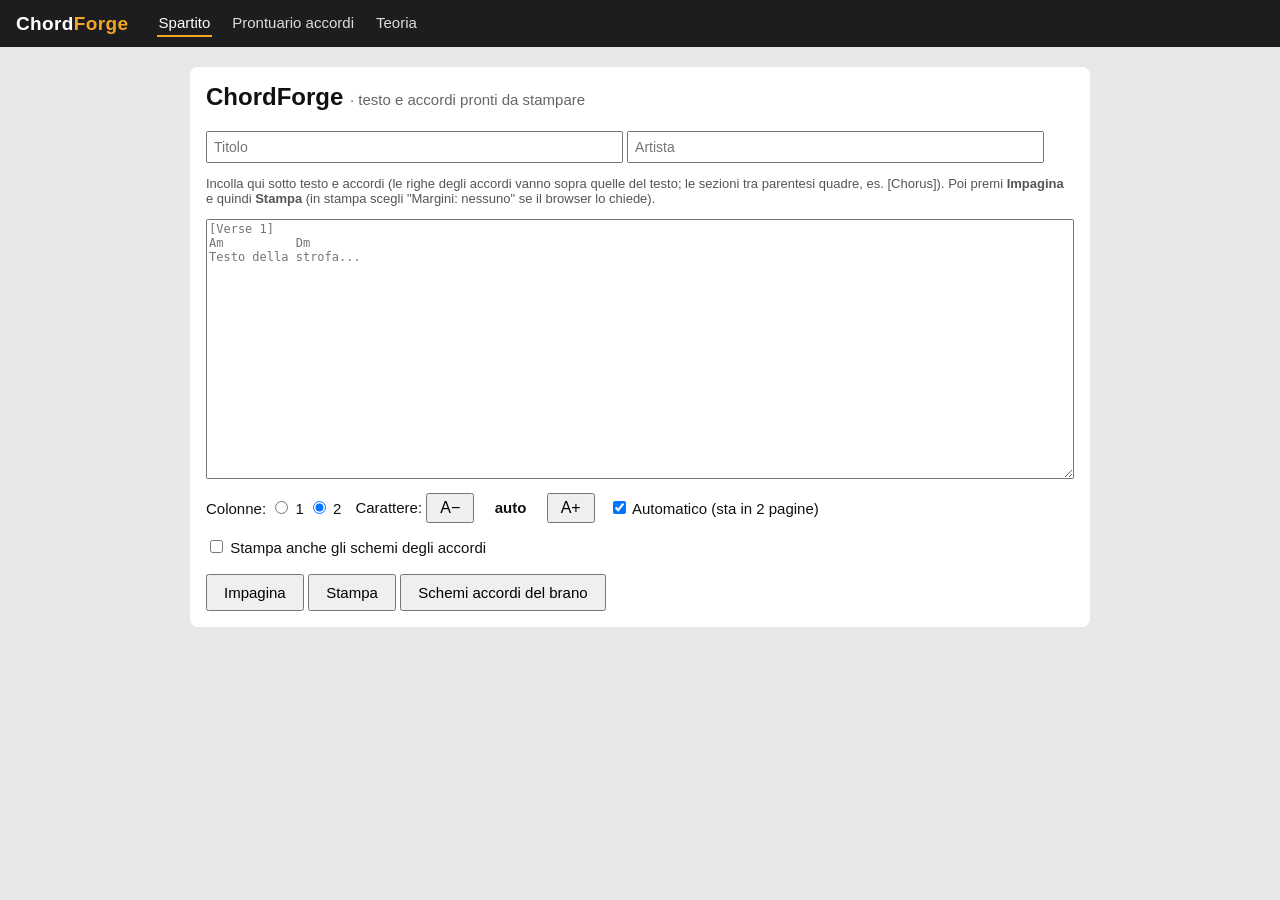
<file: index.html>
<!doctype html>
<html lang="it"><head><meta charset="utf-8"><meta name="viewport" content="width=device-width,initial-scale=1"><title>ChordForge</title>
<link rel="stylesheet" href="style.css">
<style>
@page { size: A4; margin: 0; }
* { box-sizing: border-box; }
body { margin:0; font-family: -apple-system, "Helvetica Neue", Arial, sans-serif; background:#e8e8e8; color:#111; }
#ui { max-width: 900px; margin: 20px auto; background:#fff; padding:16px; border-radius:8px; }
#ui textarea { width:100%; height:260px; font-family: Menlo, monospace; font-size:12px; }
#ui input[type=text] { width: 48%; padding:6px; font-size:14px; }
#ui button { font-size:15px; padding:8px 16px; margin-top:8px; cursor:pointer; }
#ui .hint { color:#555; font-size:13px; }
#dgpanel { display:none; margin-top:12px; border-top:1px solid #ddd; padding-top:10px; }
#dgpanel .grid, .dgs { display:flex; flex-wrap:wrap; gap:6px 10px; }
.dgi { text-align:center; font-family:-apple-system,Arial,sans-serif; }
.dgi .n { font-weight:800; font-size:14px; }
.dgi .b { font-size:10px; color:#555; }
#dgpanel .dgi a { color:#111; text-decoration:none; }
.sec.dgsec { break-inside: avoid; }
#ctl { display:flex; flex-wrap:wrap; gap:14px; align-items:center; margin:10px 0; font-size:15px; }
#ctl button { margin:0; padding:4px 12px; font-size:16px; }
#ctl b#sz { display:inline-block; min-width:64px; text-align:center; }
#out { display:flex; flex-direction:column; align-items:center; gap:16px; padding-bottom:30px; }
.page { width:210mm; height:297mm; background:#fff; padding:12mm 12mm 10mm; position:relative; overflow:hidden; box-shadow:0 1px 6px rgba(0,0,0,.25); }
.cols { height: calc(297mm - 22mm - 6mm); column-count: 2; column-gap: 8mm; column-fill: auto; column-rule: 1px solid #ddd; }
.page h1 { font-size: 20pt; margin:0 0 1mm; column-span: all; }
.page .artist { color:#555; margin-bottom: 3mm; column-span: all; font-size: 11pt; }
.sec { break-inside: avoid; margin-bottom: .9em; }
.sec.long { break-inside: auto; }
.tag { font-family: -apple-system, Arial, sans-serif; font-weight:900; text-transform:uppercase; letter-spacing:.05em; font-size:.95em; color:#000; display:inline-block; border-bottom:1.5px solid #000; padding:0 0 1px; margin-bottom:.3em; }
pre { margin:0; font-family: Menlo, "Courier New", monospace; white-space: pre; line-height:1.22; }
.ch { font-weight:800; color:#000; }
.foot { position:absolute; bottom:5mm; left:0; right:0; text-align:center; font-size:8pt; color:#888; }
@media print {
  body { background:#fff; }
  #ui { display:none; }
  #out { display:block; padding:0; gap:0; }
  .page { box-shadow:none; page-break-after: always; }
  .page:last-child { page-break-after: auto; }
}
</style></head><body>
<nav class="cf-nav"><a class="brand" href="index.html">Chord<span>Forge</span></a>
  <a class="lnk on" href="index.html">Spartito</a><a class="lnk" href="accordi.html">Prontuario accordi</a><a class="lnk" href="teoria.html">Teoria</a></nav>
<div id="ui">
  <h2 style="margin-top:0">ChordForge <span style="font-weight:400;color:#666;font-size:15px">· testo e accordi pronti da stampare</span></h2>
  <input id="title" type="text" placeholder="Titolo"> <input id="artist" type="text" placeholder="Artista">
  <p class="hint">Incolla qui sotto testo e accordi (le righe degli accordi vanno sopra quelle del testo; le sezioni tra parentesi quadre, es. [Chorus]). Poi premi <b>Impagina</b> e quindi <b>Stampa</b> (in stampa scegli "Margini: nessuno" se il browser lo chiede).</p>
  <textarea id="src" placeholder="[Verse 1]&#10;Am          Dm&#10;Testo della strofa..."></textarea>
  <div id="ctl">
    <span>Colonne: <label><input type="radio" name="cols" value="1"> 1</label> <label><input type="radio" name="cols" value="2" checked> 2</label></span>
    <span>Carattere: <button id="minus">A−</button> <b id="sz">auto</b> <button id="plus">A+</button></span>
    <label><input type="checkbox" id="auto" checked> Automatico (sta in 2 pagine)</label>
    <label><input type="checkbox" id="dgm"> Stampa anche gli schemi degli accordi</label>
  </div>
  <button id="go">Impagina</button> <button id="pr">Stampa</button> <button id="showdg">Schemi accordi del brano</button>
  <span id="info" class="hint"></span>
  <div id="dgpanel"></div>
</div>
<div id="out"></div>

<script src="chords.js"></script>
<script>
const ROOT = "(?:DO|RE|MI|FA|SOL|LA|SI|[A-G])";
const CHORD = ROOT + "(?:#|b)?(?:m(?!a)|min|-)?(?:maj|Maj|M|Δ)?\\d*(?:sus\\d?|add\\d+|dim\\d?|aug|\\+|°|ø)?\\d*(?:[b#+-]\\d+)*(?:\\([^)\\s]{1,10}\\))?(?:\\/9)?(?:\\/" + ROOT + "(?:#|b)?)?";
const chordRe = new RegExp("^" + CHORD + "$");
// un "giro" di accordi dentro una riga incollata: spazi + accordi separati da spazi, seguito da fine, spazio, maiuscola o parentesi
const runRe = new RegExp("(\\s*(?:" + CHORD + ")(?:\\s+(?:" + CHORD + "))*)(?=$|\\s|[A-Z(\"'])", "g");

function isChordLine(l){ const t=l.trim().split(/\s+/).filter(Boolean); return t.length>0 && t.every(x=>chordRe.test(x)||x==="|"||/^x\d$/.test(x)||x==="N.C."); }

function splitMerged(line){
  // separa righe fuse tipo "testo   LAm   REmAltro testo" in righe accordi / righe testo
  const out=[]; let rest=line, afterChord=false;
  while(rest.length){
    runRe.lastIndex=0; let m, found=null;
    while((m=runRe.exec(rest))){
      if(m[0].trim()===""){ runRe.lastIndex=m.index+1; continue; }
      const lead=m[1].match(/^\s*/)[0].length, at=m.index+lead, prev=rest[at-1];
      const before=rest.slice(0,m.index);
      const okStart = at===0 ? !afterChord : before.trim()==="" && !afterChord;
      const okSpace = at>0 && /\s/.test(prev) && lead>=2;
      const okGlued = at>0 && /[a-z.,!?)'"]/.test(prev) && /^(\s|$)/.test(rest.slice(m.index+m[0].length));
      if(okStart||okSpace||okGlued){ found={start:m.index,end:m.index+m[0].length}; break; }
      runRe.lastIndex=m.index+1;
    }
    if(!found){ out.push(rest.replace(/\s+$/,"")); break; }
    const before=rest.slice(0,found.start), seg=rest.slice(found.start,found.end);
    if(before.trim()){ out.push(before.replace(/\s+$/,"")); out.push(seg.replace(/\s+$/,"")); }
    else out.push((before+seg).replace(/\s+$/,""));
    rest=rest.slice(found.end).replace(/^ /,""); afterChord=true;
    if(!rest.trim()) break;
  }
  return out.filter((l,i)=>l.trim()||i>0);
}

function parse(text){
  text=text.replace(/\r/g,"").replace(/```/g,"\n")
    .replace(/Page \d+\/\d+/g,"\n")
    .replace(/\s*(\[[^\]\n]{1,30}\])/g,"\n$1\n");
  let lines=[];
  for(const raw of text.split("\n")){
    if(/https?:\/\//.test(raw)) continue;
    if(raw.trim()===""){ lines.push(""); continue; }
    if(isChordLine(raw)){ lines.push(raw.replace(/\s+$/,"")); continue; }
    lines.push(...splitMerged(raw));
  }
  // sezioni
  const secs=[]; let cur={tag:null,lines:[]};
  for(const l of lines){
    const m=l.trim().match(/^\[(.+)\]$/);
    if(m){ if(cur.tag||cur.lines.some(x=>x.trim())) secs.push(cur); cur={tag:m[1],lines:[]}; }
    else cur.lines.push(l);
  }
  secs.push(cur);
  secs.forEach(s=>{ while(s.lines.length&&!s.lines[0].trim()) s.lines.shift(); while(s.lines.length&&!s.lines.at(-1).trim()) s.lines.pop();
    // togli righe vuote multiple
    s.lines=s.lines.filter((l,i,a)=>l.trim()||(a[i-1]||"").trim()); });
  return secs.filter(s=>s.tag||s.lines.length);
}

const esc=s=>s.replace(/&/g,"&amp;").replace(/</g,"&lt;");
const TAGS={"Intro":"Intro","Verse":"Strofa","Pre-Chorus":"Pre-ritornello","Chorus":"Ritornello","Post-Chorus":"Post-ritornello","Bridge":"Bridge","Outro":"Outro","Interlude":"Interludio","Solo":"Assolo"};
const tagIt=t=>t.replace(/^(Pre-Chorus|Post-Chorus|Verse|Chorus|Intro|Bridge|Outro|Interlude|Solo)/,m=>TAGS[m]);

function songChords(secs){
  const seen=new Set(), out=[];
  for(const s of secs) for(const l of (s.lines||[])) if(isChordLine(l)) for(const t of l.trim().split(/\s+/))
    if(chordRe.test(t) && !seen.has(t)){ seen.add(t); out.push(t); }
  return out;
}
function dgItems(names, width, links){
  return names.map(n=>{ const cv=CF.chordVoicing(n); if(!cv||!cv.v) return "";
    const note = cv.chord.bass && !cv.bassOk ? `<div class="b">basso: ${esc(cv.chord.bass)}</div>` : "";
    const inner = `<div class="n">${esc(n)}</div>${CF.diagram(cv.v,{width})}${note}`;
    return `<div class="dgi">${links?`<a href="accordi.html?c=${encodeURIComponent(n)}" target="_blank">${inner}</a>`:inner}</div>`; }).join("");
}
function showDiagrams(){
  const p=document.getElementById("dgpanel"), names=songChords(parse(document.getElementById("src").value));
  p.style.display="block";
  p.innerHTML = names.length ? `<b>Accordi del brano</b> <span class="hint">(clicca un accordo per vedere altre posizioni)</span><div class="grid" style="margin-top:8px">${dgItems(names,78,true)}</div>`
    : `<span class="hint">Nessun accordo trovato: incolla prima testo e accordi.</span>`;
}
function secHTML(s){
  if(s.html) return `<div class="sec dgsec">${s.html}</div>`;
  const body=s.lines.map(l=> isChordLine(l)&&l.trim() ? `<span class="ch">${esc(l)}</span>` : esc(l)).join("\n");
  return `<div class="sec${s.lines.length>28?" long":""}">${s.tag?`<div class="tag">${esc(tagIt(s.tag))}</div>`:""}<pre>${body}</pre></div>`;
}

function newPage(n, head){
  const p=document.createElement("div"); p.className="page";
  p.innerHTML=`<div class="cols">${head||""}</div><div class="foot">${esc(document.getElementById("title").value||"")} · pagina ${n}</div>`;
  return p;
}
const overflow=c=> c.scrollWidth > c.clientWidth+2;

function layout(secs, size, ncol){
  const out=document.getElementById("out"); out.innerHTML="";
  const t=document.getElementById("title").value, a=document.getElementById("artist").value;
  const head=(t?`<h1>${esc(t)}</h1>`:"")+(a?`<div class="artist">${esc(a)}</div>`:"");
  const pages=[newPage(1,head)]; out.appendChild(pages[0]);
  let cols=pages[0].querySelector(".cols"); cols.style.fontSize=size+"pt"; cols.style.columnCount=ncol;
  for(const s of secs){
    cols.insertAdjacentHTML("beforeend", secHTML(s));
    if(overflow(cols)){
      const last=cols.lastElementChild; last.remove();
      const p=newPage(pages.length+1,""); out.appendChild(p); pages.push(p);
      cols=p.querySelector(".cols"); cols.style.fontSize=size+"pt"; cols.style.columnCount=ncol;
      cols.appendChild(last);
    }
  }
  const okWidth=[...out.querySelectorAll("pre")].every(p=>p.scrollWidth<=p.parentElement.parentElement.clientWidth/ncol+4);
  return {pages:pages.length, ok: pages.length<=2 && !overflow(cols) && okWidth};
}

let manual=12;
const ncols=()=>+document.querySelector('input[name=cols]:checked').value;
function run(){
  const secs=parse(document.getElementById("src").value), nc=ncols();
  if(document.getElementById("dgm").checked){ const names=songChords(secs); if(names.length) secs.push({html:`<div class="tag">Accordi</div><div class="dgs">${dgItems(names,62,false)}</div>`}); }
  let size, r;
  if(document.getElementById("auto").checked){
    size=nc===1?14:12;
    while(size>=6){ r=layout(secs,size,nc); if(r.ok) break; size-=0.25; }
    manual=size;
  } else { size=manual; r=layout(secs,size,nc); }
  document.getElementById("sz").textContent=size.toFixed(1)+" pt";
  document.getElementById("info").textContent=` → ${r.pages} pagin${r.pages>1?"e":"a"}`+(r.pages>2?" (diminuisci il carattere per stare in 2)":"");
}
function safeRun(){ try{ run(); return true; } catch(e){ document.getElementById("info").textContent=" Errore: "+e.message; return false; } }
document.getElementById("go").onclick=safeRun;
function step(d){ document.getElementById("auto").checked=false; manual=Math.max(6,Math.min(24,manual+d)); safeRun(); }
document.getElementById("plus").onclick=()=>step(0.5);
document.getElementById("minus").onclick=()=>step(-0.5);
document.querySelectorAll('input[name=cols]').forEach(r=>r.onchange=safeRun);
document.getElementById("auto").onchange=safeRun;
document.getElementById("dgm").onchange=safeRun;
document.getElementById("showdg").onclick=()=>{ try{ showDiagrams(); }catch(e){ document.getElementById("info").textContent=" Errore: "+e.message; } };
document.getElementById("pr").onclick=()=>{ if(safeRun()) window.print(); };
</script>
</body></html>
</file>
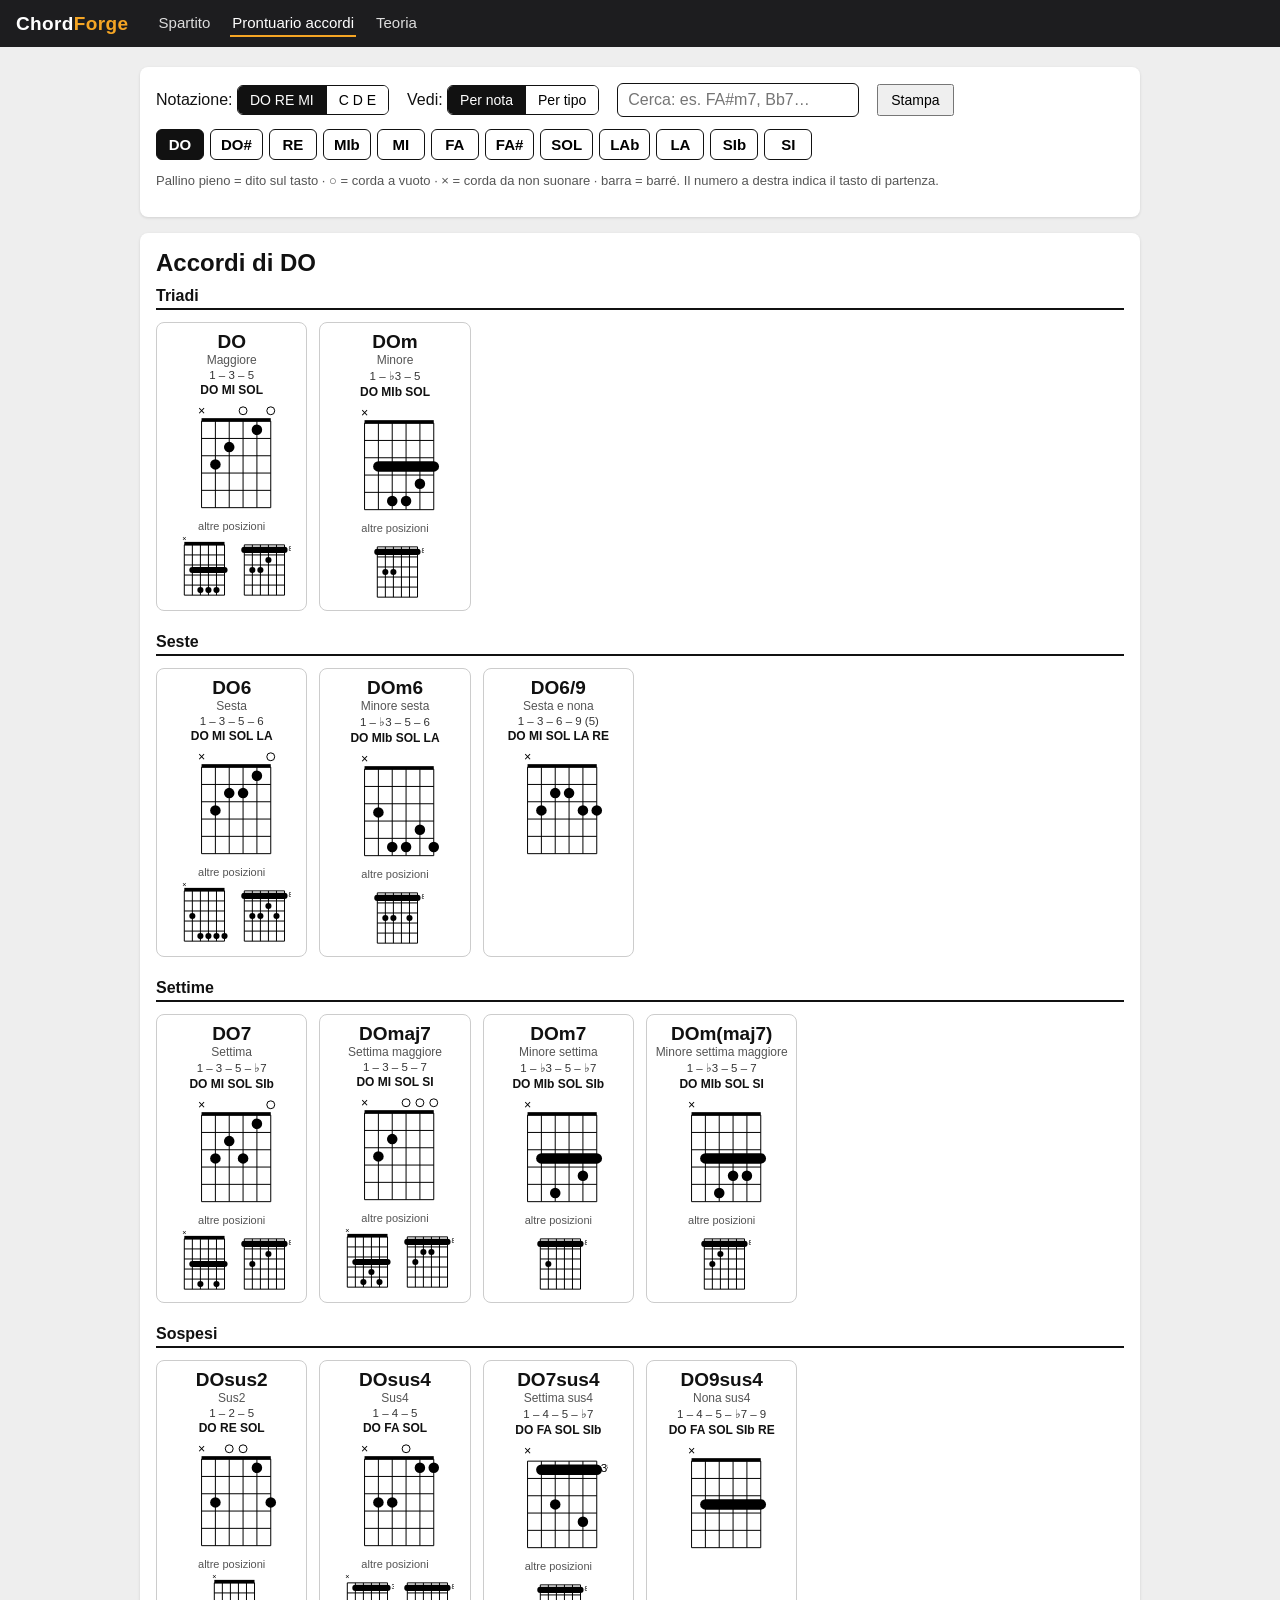
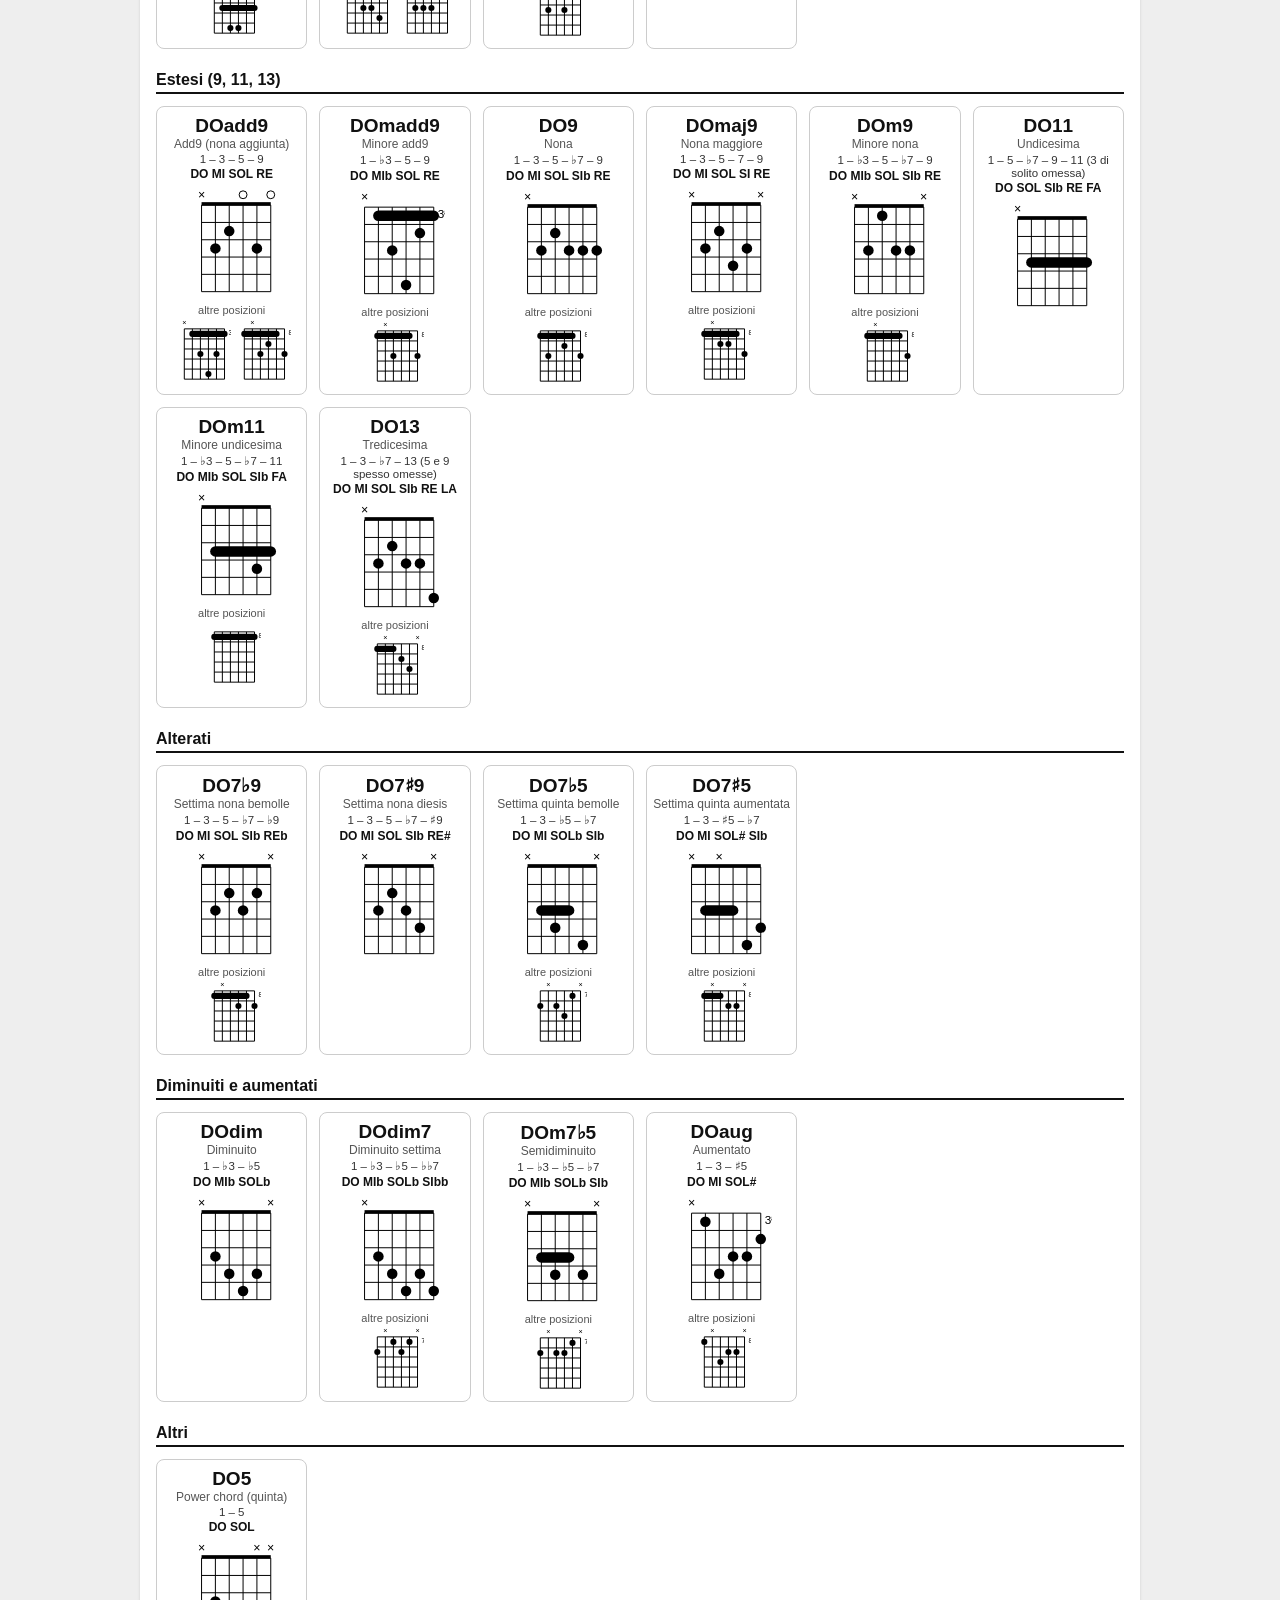
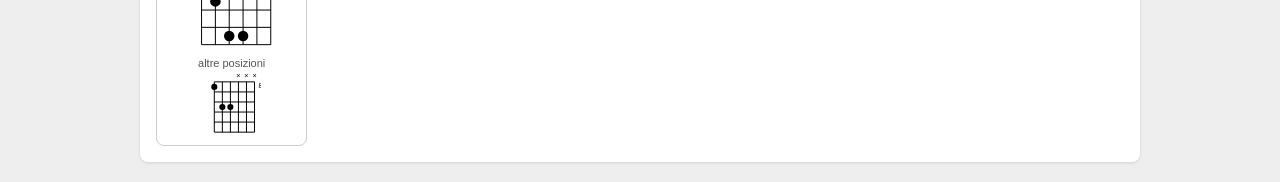
<file: accordi.html>
<!doctype html>
<html lang="it"><head><meta charset="utf-8"><meta name="viewport" content="width=device-width,initial-scale=1">
<title>ChordForge – Prontuario accordi</title>
<link rel="stylesheet" href="style.css">
<style>
body { margin:0; background:#eee; }
.bar { display:flex; flex-wrap:wrap; gap:10px 18px; align-items:center; }
.roots { display:flex; flex-wrap:wrap; gap:6px; margin-top:12px; }
.roots button, .types button { font-size:15px; padding:6px 10px; min-width:48px; border:1.5px solid #111; background:#fff; border-radius:6px; cursor:pointer; font-weight:700; }
.roots button.on, .types button.on { background:#111; color:#fff; }
.types { display:flex; flex-wrap:wrap; gap:6px; margin-top:12px; }
.types button { font-weight:500; font-size:14px; }
#search { font-size:16px; padding:7px 10px; width:220px; border:1.5px solid #111; border-radius:6px; }
.grid { display:grid; grid-template-columns:repeat(auto-fill,minmax(150px,1fr)); gap:12px; }
.ch { border:1px solid #ccc; border-radius:8px; padding:8px 6px; text-align:center; background:#fff; break-inside:avoid; }
.ch .n { font-size:19px; font-weight:800; }
.ch .t { font-size:12px; color:#555; }
.ch .f { font-size:11.5px; color:#333; margin:2px 0; }
.ch .notes { font-size:12px; font-weight:600; margin-bottom:2px; }
.ch .alt { display:flex; justify-content:center; gap:2px; }
.ch .more { font-size:11px; color:#555; }
h2 { margin:0 0 10px; }
.grp { grid-column:1/-1; margin:10px 0 0; font-size:16px; border-bottom:2px solid #111; padding-bottom:3px; }
.grp:first-child { margin-top:0; }
.hint { color:#555; font-size:13px; }
@media print { body { background:#fff; } .cf-wrap { margin:0; max-width:none; } .grid { grid-template-columns:repeat(5,1fr); gap:8px; } }
</style></head><body>
<nav class="cf-nav"><a class="brand" href="index.html">Chord<span>Forge</span></a>
  <a class="lnk" href="index.html">Spartito</a><a class="lnk on" href="accordi.html">Prontuario accordi</a><a class="lnk" href="teoria.html">Teoria</a></nav>
<div class="cf-wrap">
  <div class="cf-card noprint">
    <div class="bar">
      <span>Notazione: <span class="cf-seg" id="nota"><button data-v="it" class="on">DO RE MI</button><button data-v="en">C D E</button></span></span>
      <span>Vedi: <span class="cf-seg" id="mode"><button data-v="root" class="on">Per nota</button><button data-v="type">Per tipo</button></span></span>
      <span><input id="search" placeholder="Cerca: es. FA#m7, Bb7…"></span>
      <button onclick="window.print()" style="font-size:14px;padding:6px 12px">Stampa</button>
    </div>
    <div class="roots" id="roots"></div>
    <div class="types" id="types" style="display:none"></div>
    <p class="hint">Pallino pieno = dito sul tasto · ○ = corda a vuoto · × = corda da non suonare · barra = barré. Il numero a destra indica il tasto di partenza.</p>
  </div>
  <div class="cf-card"><h2 id="title"></h2><div class="grid" id="grid"></div></div>
</div>
<script src="chords.js"></script>
<script>
let st = { nota:"it", mode:"root", root:"C", type:"maj" };
try { Object.assign(st, JSON.parse(localStorage.getItem("cf-accordi")||"{}")); st.nota = localStorage.getItem("cf-nota") || st.nota; } catch(e){}
const N = n => CF.noteName(n, st.nota);
const save = () => { try { localStorage.setItem("cf-accordi", JSON.stringify(st)); localStorage.setItem("cf-nota", st.nota); } catch(e){} };

function card(rootName, type, label){
  const pc = CF.pcOf(rootName[0], rootName.slice(1));
  const vs = CF.voicings(pc, type), t = CF.TYPE[type];
  const notes = CF.spell(rootName, t.deg).map(x=>N(x.name)).join(" ");
  const alt = vs.slice(1,3).map(v=>CF.diagram(v,{width:58})).join("");
  return `<div class="ch"><div class="n">${label||N(rootName)+t.suf}</div><div class="t">${t.label}</div>
    <div class="f">${t.formula}</div><div class="notes">${notes}</div>
    ${vs.length?CF.diagram(vs[0],{width:100}):"<p>—</p>"}
    ${alt?`<div class="more">altre posizioni</div><div class="alt">${alt}</div>`:""}</div>`;
}
function render(){
  document.querySelectorAll("#nota button").forEach(b=>b.classList.toggle("on", b.dataset.v===st.nota));
  document.querySelectorAll("#mode button").forEach(b=>b.classList.toggle("on", b.dataset.v===st.mode));
  document.getElementById("roots").style.display = st.mode==="root"?"flex":"none";
  document.getElementById("types").style.display = st.mode==="type"?"flex":"none";
  document.getElementById("roots").innerHTML = CF.ROOTS.map(r=>`<button data-r="${r}" class="${r===st.root?"on":""}">${N(r)}</button>`).join("");
  document.getElementById("types").innerHTML = CF.TYPES.map(t=>`<button title="${t.formula}" data-t="${t.id}" class="${t.id===st.type?"on":""}">${t.label}</button>`).join("");
  const q = document.getElementById("search").value.trim();
  let html, title;
  if (q) {
    const norm = x => x.replace(/^(do|re|mi|fa|sol|la|si)(?=[#b]?(m|maj|min|dim|aug|sus|add|\d|\+|°|$))/i, m=>m.toUpperCase()).replace(/^[a-g]/, m=>m.toUpperCase());
    const qn = q.split("/").map(norm).join("/");
    const c = CF.parseChord(qn);
    if (!c) { title=`“${q}”: accordo non riconosciuto`; html=""; }
    else { title=`Risultato per “${q}”`; html = card(c.root, c.type, q + (c.bass?"":""));
      if (c.bass) { const cv = CF.chordVoicing(qn); if (cv.bassOk) html += `<div class="ch"><div class="n">${q}</div><div class="t">con il basso</div>${CF.diagram(cv.v,{width:100})}</div>`;
        html += `<p class="hint" style="grid-column:1/-1">${q}: è l'accordo ${N(c.root)}${CF.TYPE[c.type].suf} con al basso la nota ${N(c.bass)}.</p>`; }
      if (c.approx) html += `<p class="hint" style="grid-column:1/-1">Mostro la forma base più vicina.</p>`; }
  } else if (st.mode==="root") {
    title = `Accordi di ${N(st.root)}`; html = [...new Set(CF.TYPES.map(t=>t.g))].map(g=>`<h3 class="grp">${g}</h3>`+CF.TYPES.filter(t=>t.g===g).map(t=>card(st.root, t.id)).join("")).join("");
  } else {
    title = `Accordi: ${CF.TYPE[st.type].label} (${CF.TYPE[st.type].formula})`; html = CF.ROOTS.map(r=>card(r, st.type)).join("");
  }
  document.getElementById("title").textContent = title;
  document.getElementById("grid").innerHTML = html;
  save();
}
document.getElementById("nota").onclick = e=>{ if(e.target.dataset.v){ st.nota=e.target.dataset.v; render(); } };
document.getElementById("mode").onclick = e=>{ if(e.target.dataset.v){ st.mode=e.target.dataset.v; document.getElementById("search").value=""; render(); } };
document.getElementById("roots").onclick = e=>{ if(e.target.dataset.r){ st.root=e.target.dataset.r; render(); } };
document.getElementById("types").onclick = e=>{ if(e.target.dataset.t){ st.type=e.target.dataset.t; render(); } };
document.getElementById("search").oninput = render;
const qp = new URLSearchParams(location.search).get("c"); if (qp) document.getElementById("search").value = qp;
render();
</script>
</body></html>
</file>
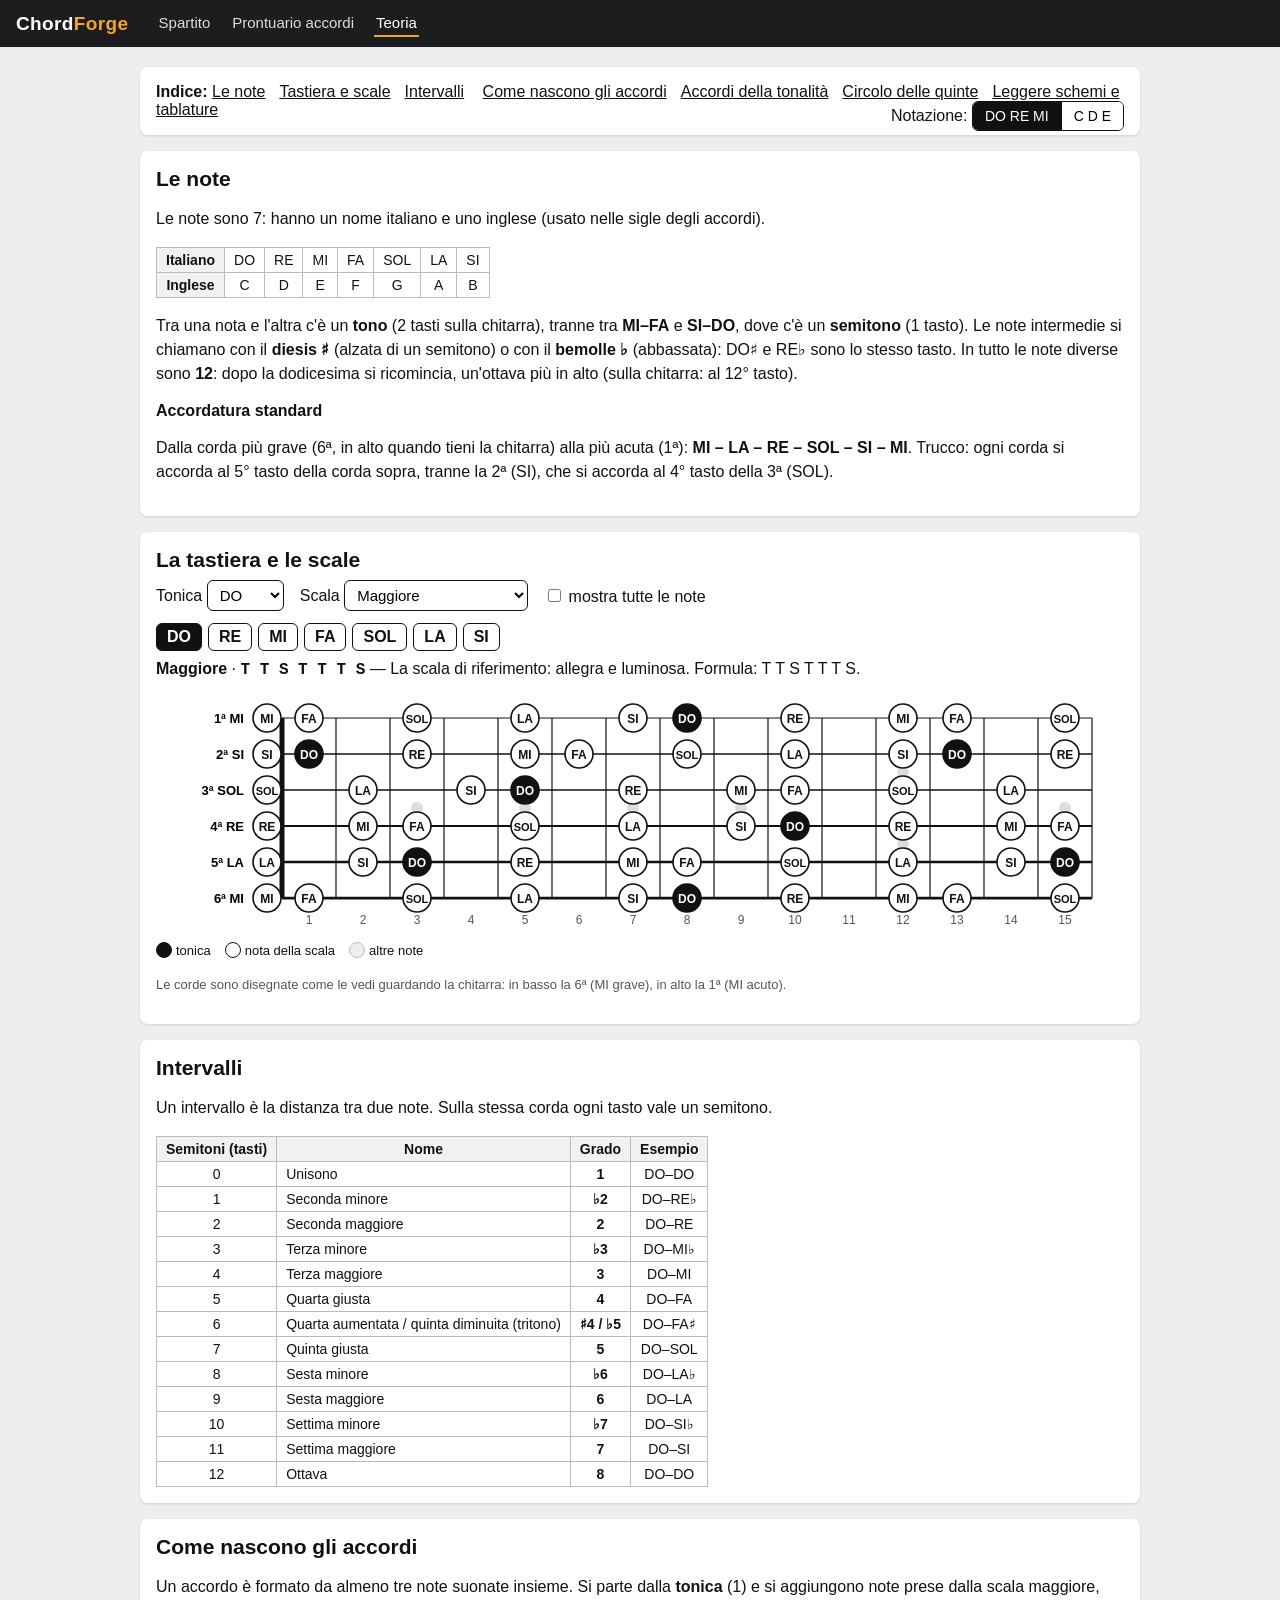
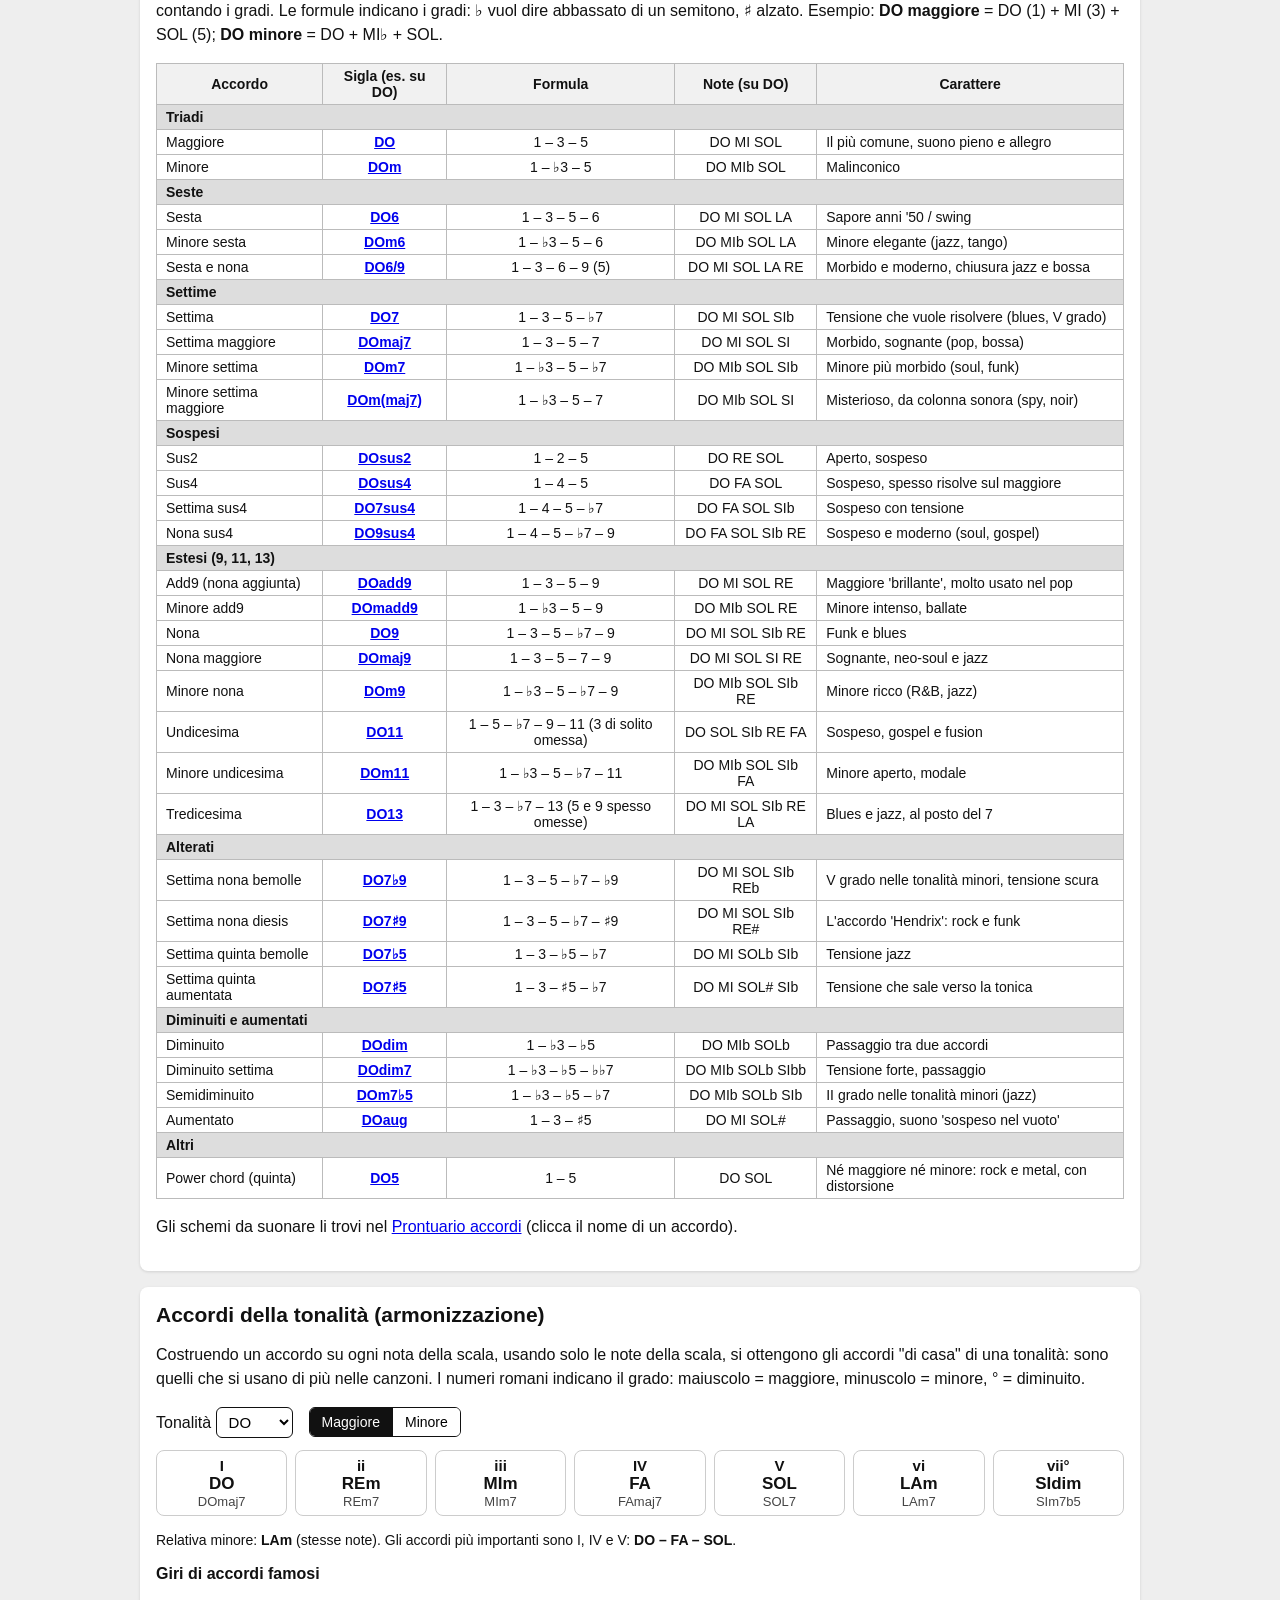
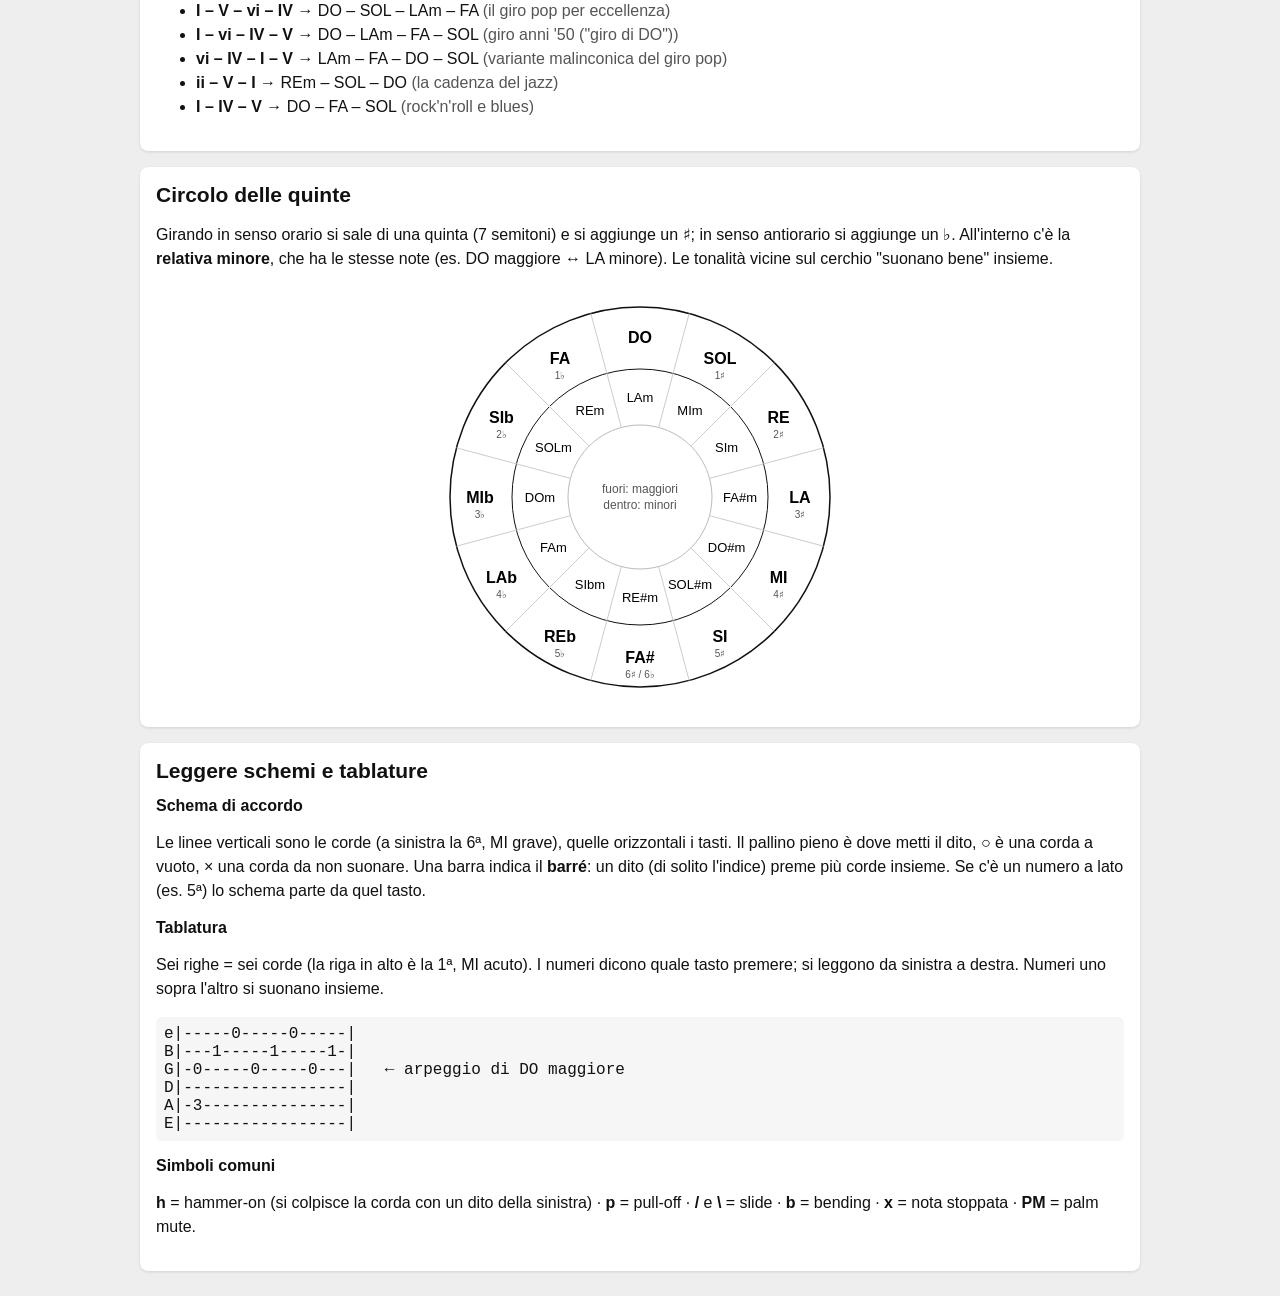
<file: teoria.html>
<!doctype html>
<html lang="it"><head><meta charset="utf-8"><meta name="viewport" content="width=device-width,initial-scale=1">
<title>ChordForge – Teoria</title>
<link rel="stylesheet" href="style.css">
<style>
body { margin:0; background:#eee; }
h2 { margin:0 0 8px; font-size:21px; }
h3 { margin:14px 0 6px; font-size:16px; }
p, li { line-height:1.5; }
table { border-collapse:collapse; font-size:14px; }
td, th { border:1px solid #bbb; padding:4px 9px; text-align:center; }
th { background:#f1f1f1; }
.tblwrap { overflow-x:auto; }
.ctl { display:flex; flex-wrap:wrap; gap:10px 16px; align-items:center; margin:8px 0 12px; }
select { font-size:15px; padding:5px 8px; border:1.5px solid #111; border-radius:6px; background:#fff; }
#fb { overflow-x:auto; }
#fb svg text { font-family:-apple-system,Arial,sans-serif; }
.formula { font-family:Menlo,monospace; font-weight:700; }
.chips { display:flex; flex-wrap:wrap; gap:6px; margin:6px 0; }
.chip { border:1.5px solid #111; border-radius:6px; padding:4px 10px; font-weight:700; background:#fff; }
.chip.root { background:#111; color:#fff; }
.harm { display:grid; grid-template-columns:repeat(7,minmax(90px,1fr)); gap:8px; overflow-x:auto; }
.harm a { text-decoration:none; color:#111; border:1px solid #ccc; border-radius:8px; padding:6px; text-align:center; background:#fff; display:block; }
.harm a:hover { border-color:#111; }
.harm .rn { font-weight:800; font-size:15px; }
.harm .cn { font-size:17px; font-weight:800; }
.harm .c7 { font-size:13px; color:#444; }
.toc a { margin-right:14px; color:#111; }
.legend span { display:inline-flex; align-items:center; gap:4px; margin-right:14px; font-size:13px; }
.dot { width:14px; height:14px; border-radius:50%; display:inline-block; border:1.5px solid #111; }
@media (max-width:700px){ .harm { grid-template-columns:repeat(7,90px); } }
</style></head><body>
<nav class="cf-nav"><a class="brand" href="index.html">Chord<span>Forge</span></a>
  <a class="lnk" href="index.html">Spartito</a><a class="lnk" href="accordi.html">Prontuario accordi</a><a class="lnk on" href="teoria.html">Teoria</a></nav>
<div class="cf-wrap">

<div class="cf-card toc noprint">
  <b>Indice:</b> <a href="#note">Le note</a><a href="#tastiera">Tastiera e scale</a><a href="#intervalli">Intervalli</a>
  <a href="#accordi">Come nascono gli accordi</a><a href="#tonalita">Accordi della tonalità</a><a href="#quinte">Circolo delle quinte</a><a href="#leggere">Leggere schemi e tablature</a>
  <span style="float:right">Notazione: <span class="cf-seg" id="nota"><button data-v="it" class="on">DO RE MI</button><button data-v="en">C D E</button></span></span>
</div>

<div class="cf-card" id="note">
  <h2>Le note</h2>
  <p>Le note sono 7: hanno un nome italiano e uno inglese (usato nelle sigle degli accordi).</p>
  <div class="tblwrap"><table><tr><th>Italiano</th><td>DO</td><td>RE</td><td>MI</td><td>FA</td><td>SOL</td><td>LA</td><td>SI</td></tr>
  <tr><th>Inglese</th><td>C</td><td>D</td><td>E</td><td>F</td><td>G</td><td>A</td><td>B</td></tr></table></div>
  <p>Tra una nota e l'altra c'è un <b>tono</b> (2 tasti sulla chitarra), tranne tra <b>MI–FA</b> e <b>SI–DO</b>, dove c'è un <b>semitono</b> (1 tasto).
  Le note intermedie si chiamano con il <b>diesis ♯</b> (alzata di un semitono) o con il <b>bemolle ♭</b> (abbassata): DO♯ e RE♭ sono lo stesso tasto.
  In tutto le note diverse sono <b>12</b>: dopo la dodicesima si ricomincia, un'ottava più in alto (sulla chitarra: al 12° tasto).</p>
  <h3>Accordatura standard</h3>
  <p>Dalla corda più grave (6ª, in alto quando tieni la chitarra) alla più acuta (1ª): <b id="tuning"></b>.
  Trucco: ogni corda si accorda al 5° tasto della corda sopra, tranne la 2ª (SI), che si accorda al 4° tasto della 3ª (SOL).</p>
</div>

<div class="cf-card" id="tastiera">
  <h2>La tastiera e le scale</h2>
  <div class="ctl">
    <label>Tonica <select id="root"></select></label>
    <label>Scala <select id="scale"></select></label>
    <label><input type="checkbox" id="all"> mostra tutte le note</label>
  </div>
  <div class="chips" id="chips"></div>
  <p id="sdesc" style="margin:4px 0 10px"></p>
  <div id="fb"></div>
  <div class="legend"><span><i class="dot" style="background:#111"></i>tonica</span><span><i class="dot" style="background:#fff"></i>nota della scala</span><span><i class="dot" style="background:#eee;border-color:#bbb"></i>altre note</span></div>
  <p class="hint" style="color:#555;font-size:13px">Le corde sono disegnate come le vedi guardando la chitarra: in basso la 6ª (MI grave), in alto la 1ª (MI acuto).</p>
</div>

<div class="cf-card" id="intervalli">
  <h2>Intervalli</h2>
  <p>Un intervallo è la distanza tra due note. Sulla stessa corda ogni tasto vale un semitono.</p>
  <div class="tblwrap"><table id="ivt"></table></div>
</div>

<div class="cf-card" id="accordi">
  <h2>Come nascono gli accordi</h2>
  <p>Un accordo è formato da almeno tre note suonate insieme. Si parte dalla <b>tonica</b> (1) e si aggiungono note prese dalla scala maggiore, contando i gradi.
  Le formule indicano i gradi: ♭ vuol dire abbassato di un semitono, ♯ alzato. Esempio: <b>DO maggiore</b> = DO (1) + MI (3) + SOL (5); <b>DO minore</b> = DO + MI♭ + SOL.</p>
  <div class="tblwrap"><table id="ct"></table></div>
  <p>Gli schemi da suonare li trovi nel <a href="accordi.html">Prontuario accordi</a> (clicca il nome di un accordo).</p>
</div>

<div class="cf-card" id="tonalita">
  <h2>Accordi della tonalità (armonizzazione)</h2>
  <p>Costruendo un accordo su ogni nota della scala, usando solo le note della scala, si ottengono gli accordi "di casa" di una tonalità: sono quelli che si usano di più nelle canzoni.
  I numeri romani indicano il grado: maiuscolo = maggiore, minuscolo = minore, ° = diminuito.</p>
  <div class="ctl"><label>Tonalità <select id="key"></select></label> <span class="cf-seg" id="kmode"><button data-v="maj" class="on">Maggiore</button><button data-v="min">Minore</button></span></div>
  <div class="harm" id="harm"></div>
  <p id="hnote" style="font-size:14px"></p>
  <h3>Giri di accordi famosi</h3>
  <ul id="giri"></ul>
</div>

<div class="cf-card" id="quinte">
  <h2>Circolo delle quinte</h2>
  <p>Girando in senso orario si sale di una quinta (7 semitoni) e si aggiunge un ♯; in senso antiorario si aggiunge un ♭.
  All'interno c'è la <b>relativa minore</b>, che ha le stesse note (es. DO maggiore ↔ LA minore). Le tonalità vicine sul cerchio "suonano bene" insieme.</p>
  <div id="circle" style="text-align:center"></div>
</div>

<div class="cf-card" id="leggere">
  <h2>Leggere schemi e tablature</h2>
  <h3>Schema di accordo</h3>
  <p>Le linee verticali sono le corde (a sinistra la 6ª, MI grave), quelle orizzontali i tasti. Il pallino pieno è dove metti il dito, ○ è una corda a vuoto, × una corda da non suonare.
  Una barra indica il <b>barré</b>: un dito (di solito l'indice) preme più corde insieme. Se c'è un numero a lato (es. 5ª) lo schema parte da quel tasto.</p>
  <h3>Tablatura</h3>
  <p>Sei righe = sei corde (la riga in alto è la 1ª, MI acuto). I numeri dicono quale tasto premere; si leggono da sinistra a destra. Numeri uno sopra l'altro si suonano insieme.</p>
<pre style="font-family:Menlo,monospace;background:#f6f6f6;padding:8px;border-radius:6px;overflow-x:auto">e|-----0-----0-----|
B|---1-----1-----1-|
G|-0-----0-----0---|   ← arpeggio di DO maggiore
D|-----------------|
A|-3---------------|
E|-----------------|</pre>
  <h3>Simboli comuni</h3>
  <p><b>h</b> = hammer-on (si colpisce la corda con un dito della sinistra) · <b>p</b> = pull-off · <b>/</b> e <b>\</b> = slide · <b>b</b> = bending · <b>x</b> = nota stoppata · <b>PM</b> = palm mute.</p>
</div>
</div>

<script src="chords.js"></script>
<script>
let nota="it"; try{ nota=localStorage.getItem("cf-nota")||"it"; }catch(e){}
const N = n => CF.noteName(n, nota);
const ROOT_OPTS = ["C","C#","Db","D","Eb","E","F","F#","Gb","G","Ab","A","Bb","B"];
// scale: [offset lettera, semitoni]
const SCALES = {
  major:   {name:"Maggiore", desc:"La scala di riferimento: allegra e luminosa. Formula: T T S T T T S.", d:[[0,0],[1,2],[2,4],[3,5],[4,7],[5,9],[6,11]], f:"T T S T T T S"},
  minor:   {name:"Minore naturale", desc:"Malinconica. È la scala maggiore che parte dal 6° grado (relativa). Formula: T S T T S T T.", d:[[0,0],[1,2],[2,3],[3,5],[4,7],[5,8],[6,10]], f:"T S T T S T T"},
  harmonic:{name:"Minore armonica", desc:"Minore naturale con il 7° grado alzato: dà il sapore 'orientale' e rende maggiore il V grado.", d:[[0,0],[1,2],[2,3],[3,5],[4,7],[5,8],[6,11]], f:"T S T T S T½ S"},
  melodic: {name:"Minore melodica", desc:"Minore con 6° e 7° alzati (nella forma ascendente). Molto usata nel jazz.", d:[[0,0],[1,2],[2,3],[3,5],[4,7],[5,9],[6,11]], f:"T S T T T T S"},
  pmaj:    {name:"Pentatonica maggiore", desc:"5 note, senza 4° e 7°: semplice e sempre 'giusta' sopra accordi maggiori (country, pop).", d:[[0,0],[1,2],[2,4],[4,7],[5,9]], f:"T T T½ T T½"},
  pmin:    {name:"Pentatonica minore", desc:"La scala del rock e del blues: 5 note, la prima che si impara per improvvisare.", d:[[0,0],[2,3],[3,5],[4,7],[6,10]], f:"T½ T T T½ T"},
  blues:   {name:"Blues", desc:"Pentatonica minore più la 'blue note' (♭5).", d:[[0,0],[2,3],[3,5],[4,6],[4,7],[6,10]], f:"T½ T S S T½ T"},
  dorian:  {name:"Dorica (modo)", desc:"Minore con il 6° maggiore: suono minore ma più 'aperto' (Santana, funk).", d:[[0,0],[1,2],[2,3],[3,5],[4,7],[5,9],[6,10]], f:"T S T T T S T"},
  mixo:    {name:"Misolidia (modo)", desc:"Maggiore con il 7° abbassato: suono rock e blues sopra accordi di settima.", d:[[0,0],[1,2],[2,4],[3,5],[4,7],[5,9],[6,10]], f:"T T S T T S T"},
};
const sel = (id, opts, val) => { const s=document.getElementById(id); s.innerHTML=opts.map(([v,t])=>`<option value="${v}"${v===val?" selected":""}>${t}</option>`).join(""); return s; };

function fretboard(){
  const root=document.getElementById("root").value, sc=SCALES[document.getElementById("scale").value];
  const all=document.getElementById("all").checked;
  const notes=CF.spell(root, sc.d); const byPc={}; notes.forEach(n=>byPc[n.pc]=n.name);
  const rootPc=notes[0].pc;
  document.getElementById("chips").innerHTML = notes.map((n,i)=>`<span class="chip${i===0?" root":""}">${N(n.name)}</span>`).join("");
  document.getElementById("sdesc").innerHTML = `<b>${sc.name}</b> · <span class="formula">${sc.f}</span> — ${sc.desc}`;
  const OPEN=[4,11,7,2,9,4]; // dall'alto: 1ª … 6ª
  const nf=15, fx=30, w=54, sy=36, ox=96, oy=26, W=ox+fx+w*nf+12, H=oy+sy*5+40;
  const pref = CF.ROOTS;
  let s=`<svg width="${W}" height="${H}" viewBox="0 0 ${W} ${H}">`;
  // segni sulla tastiera
  [3,5,7,9,15].forEach(f=>s+=`<circle cx="${ox+fx+w*(f-.5)}" cy="${oy+sy*2.5}" r="6" fill="#ddd"/>`);
  s+=`<circle cx="${ox+fx+w*11.5}" cy="${oy+sy*1.5}" r="6" fill="#ddd"/><circle cx="${ox+fx+w*11.5}" cy="${oy+sy*3.5}" r="6" fill="#ddd"/>`;
  for(let f=0;f<=nf;f++){ const x=ox+fx+w*f; s+=`<line x1="${x}" y1="${oy}" x2="${x}" y2="${oy+sy*5}" stroke="#111" stroke-width="${f===0?5:1.2}"/>`;
    if(f>0) s+=`<text x="${x-w/2}" y="${oy+sy*5+26}" font-size="12" text-anchor="middle" fill="#555">${f}</text>`; }
  for(let i=0;i<6;i++){ const y=oy+sy*i; s+=`<line x1="${ox+fx}" y1="${y}" x2="${ox+fx+w*nf}" y2="${y}" stroke="#111" stroke-width="${1+i*0.35}"/>`;
    s+=`<text x="${ox-8}" y="${y+5}" font-size="13" text-anchor="end" font-weight="700">${i+1}ª ${N(["E","B","G","D","A","E"][i])}</text>`; }
  for(let i=0;i<6;i++) for(let f=0;f<=nf;f++){
    const pc=(OPEN[i]+f)%12, inS=pc in byPc;
    if(!inS && !all) continue;
    const x = f===0 ? ox+fx-15 : ox+fx+w*(f-.5), y=oy+sy*i;
    const name = inS ? byPc[pc] : pref[pc];
    const isR = pc===rootPc;
    const fill = isR?"#111":inS?"#fff":"#eee", stroke=inS?"#111":"#bbb", col=isR?"#fff":inS?"#111":"#888";
    s+=`<circle cx="${x}" cy="${y}" r="14" fill="${fill}" stroke="${stroke}" stroke-width="1.6"/>`;
    const lab=N(name); s+=`<text x="${x}" y="${y+4.5}" font-size="${lab.length>3?9.5:lab.length>2?11:12}" text-anchor="middle" font-weight="700" fill="${col}">${lab}</text>`;
  }
  document.getElementById("fb").innerHTML = s+"</svg>";
}

function intervals(){
  const rows=[[0,"Unisono","1","DO–DO"],[1,"Seconda minore","♭2","DO–RE♭"],[2,"Seconda maggiore","2","DO–RE"],[3,"Terza minore","♭3","DO–MI♭"],
   [4,"Terza maggiore","3","DO–MI"],[5,"Quarta giusta","4","DO–FA"],[6,"Quarta aumentata / quinta diminuita (tritono)","♯4 / ♭5","DO–FA♯"],
   [7,"Quinta giusta","5","DO–SOL"],[8,"Sesta minore","♭6","DO–LA♭"],[9,"Sesta maggiore","6","DO–LA"],[10,"Settima minore","♭7","DO–SI♭"],
   [11,"Settima maggiore","7","DO–SI"],[12,"Ottava","8","DO–DO"]];
  const tr = s => nota==="it"?s:s.replace(/DO|RE|MI|FA|SOL|LA|SI/g,m=>({DO:"C",RE:"D",MI:"E",FA:"F",SOL:"G",LA:"A",SI:"B"})[m]);
  document.getElementById("ivt").innerHTML = `<tr><th>Semitoni (tasti)</th><th>Nome</th><th>Grado</th><th>Esempio</th></tr>`+
    rows.map(r=>`<tr><td>${r[0]}</td><td style="text-align:left">${r[1]}</td><td><b>${r[2]}</b></td><td>${tr(r[3])}</td></tr>`).join("");
}

function chordTable(){
  let html = `<tr><th>Accordo</th><th>Sigla (es. su DO)</th><th>Formula</th><th>Note (su DO)</th><th>Carattere</th></tr>`, g0="";
  for (const t of CF.TYPES) {
    if (t.g!==g0) { g0=t.g; html += `<tr><th colspan="5" style="text-align:left;background:#ddd">${t.g}</th></tr>`; }
    html += `<tr><td style="text-align:left">${t.label}</td><td><a href="accordi.html?c=${encodeURIComponent("C"+t.suf)}"><b>${N("C")+t.suf}</b></a></td><td>${t.formula}</td>
      <td>${CF.spell("C",t.deg).map(n=>N(n.name)).join(" ")}</td><td style="text-align:left">${t.uso}</td></tr>`;
  }
  document.getElementById("ct").innerHTML = html;
}

let kmode="maj";
function harmony(){
  const key=document.getElementById("key").value;
  const sc = kmode==="maj" ? SCALES.major : SCALES.minor;
  const ns = CF.spell(key, sc.d);
  const tri = kmode==="maj" ? ["","m","m","","","m","dim"] : ["m","dim","","m","m","",""];
  const sev = kmode==="maj" ? ["maj7","m7","m7","maj7","7","m7","m7b5"] : ["m7","m7b5","maj7","m7","m7","maj7","7"];
  const rn  = kmode==="maj" ? ["I","ii","iii","IV","V","vi","vii°"] : ["i","ii°","III","iv","v","VI","VII"];
  document.getElementById("harm").innerHTML = ns.map((n,i)=>`<a href="accordi.html?c=${encodeURIComponent(n.name+tri[i])}"><div class="rn">${rn[i]}</div>
    <div class="cn">${N(n.name)}${tri[i]}</div><div class="c7">${N(n.name)}${sev[i]}</div></a>`).join("");
  const c = i => N(ns[i].name)+tri[i];
  if (kmode==="maj") {
    const rel = CF.spell(key, [[5,9]])[0].name;
    document.getElementById("hnote").innerHTML = `Relativa minore: <b>${N(rel)}m</b> (stesse note). Gli accordi più importanti sono I, IV e V: <b>${c(0)} – ${c(3)} – ${c(4)}</b>.`;
    document.getElementById("giri").innerHTML = [
      ["I – V – vi – IV", "il giro pop per eccellenza", [0,4,5,3]], ["I – vi – IV – V", "giro anni '50 (\"giro di DO\")", [0,5,3,4]],
      ["vi – IV – I – V", "variante malinconica del giro pop", [5,3,0,4]], ["ii – V – I", "la cadenza del jazz", [1,4,0]],
      ["I – IV – V", "rock'n'roll e blues", [0,3,4]] ].map(([r,d,a])=>`<li><b>${r}</b> → ${a.map(c).join(" – ")} <span style="color:#555">(${d})</span></li>`).join("");
  } else {
    const rel = CF.spell(key, [[2,3]])[0].name;
    const V = CF.spell(key, [[4,7]])[0].name;
    document.getElementById("hnote").innerHTML = `Relativa maggiore: <b>${N(rel)}</b>. Nella pratica il v grado si suona spesso <b>maggiore</b> o di settima (<b>${N(V)}</b> / <b>${N(V)}7</b>), prendendolo dalla scala minore armonica: crea più tensione verso la tonica.`;
    document.getElementById("giri").innerHTML = [
      ["i – VI – III – VII", "giro epico/pop minore", [0,5,2,6]], ["i – iv – v", "il minore classico", [0,3,4]],
      ["i – VII – VI – V", "cadenza andalusa (flamenco)", [0,6,5,-1]], ["i – VI – VII", "rock minore", [0,5,6]] ]
      .map(([r,d,a])=>`<li><b>${r}</b> → ${a.map(i=>i<0?N(V):c(i)).join(" – ")} <span style="color:#555">(${d})</span></li>`).join("");
  }
}

function circle(){
  const maj=["C","G","D","A","E","B","F#","Db","Ab","Eb","Bb","F"], min=["A","E","B","F#","C#","G#","D#","Bb","F","C","G","D"];
  const acc=["","1♯","2♯","3♯","4♯","5♯","6♯ / 6♭","5♭","4♭","3♭","2♭","1♭"];
  const S=420, c=S/2; let s=`<svg width="${S}" height="${S}" viewBox="0 0 ${S} ${S}" style="max-width:100%">`;
  s+=`<circle cx="${c}" cy="${c}" r="190" fill="none" stroke="#111" stroke-width="1.5"/><circle cx="${c}" cy="${c}" r="128" fill="none" stroke="#111"/><circle cx="${c}" cy="${c}" r="72" fill="none" stroke="#bbb"/>`;
  for(let i=0;i<12;i++){ const a=(i*30-90)*Math.PI/180, b=((i*30-105))*Math.PI/180;
    s+=`<line x1="${c+72*Math.cos(b)}" y1="${c+72*Math.sin(b)}" x2="${c+190*Math.cos(b)}" y2="${c+190*Math.sin(b)}" stroke="#ccc"/>`;
    s+=`<text x="${c+160*Math.cos(a)}" y="${c+160*Math.sin(a)+6}" font-size="${nota==="it"?16:18}" font-weight="800" text-anchor="middle">${N(maj[i])}</text>`;
    s+=`<text x="${c+160*Math.cos(a)}" y="${c+160*Math.sin(a)+21}" font-size="10" text-anchor="middle" fill="#555">${acc[i]}</text>`;
    s+=`<text x="${c+100*Math.cos(a)}" y="${c+100*Math.sin(a)+5}" font-size="13" text-anchor="middle">${N(min[i])}m</text>`; }
  s+=`<text x="${c}" y="${c-4}" font-size="12" text-anchor="middle" fill="#555">fuori: maggiori</text><text x="${c}" y="${c+12}" font-size="12" text-anchor="middle" fill="#555">dentro: minori</text>`;
  document.getElementById("circle").innerHTML = s+"</svg>";
}

function all(){
  document.querySelectorAll("#nota button").forEach(b=>b.classList.toggle("on", b.dataset.v===nota));
  document.querySelectorAll("#kmode button").forEach(b=>b.classList.toggle("on", b.dataset.v===kmode));
  const r=document.getElementById("root").value||"C", sc=document.getElementById("scale").value||"major", k=document.getElementById("key").value||"C";
  sel("root", ROOT_OPTS.map(x=>[x,N(x)]), r);
  sel("scale", Object.entries(SCALES).map(([k,v])=>[k,v.name]), sc);
  sel("key", ROOT_OPTS.map(x=>[x,N(x)]), k);
  document.getElementById("tuning").textContent = ["E","A","D","G","B","E"].map(N).join(" – ");
  fretboard(); intervals(); chordTable(); harmony(); circle();
}
document.getElementById("nota").onclick=e=>{ if(e.target.dataset.v){ nota=e.target.dataset.v; try{localStorage.setItem("cf-nota",nota);}catch(_){} all(); } };
document.getElementById("kmode").onclick=e=>{ if(e.target.dataset.v){ kmode=e.target.dataset.v; all(); } };
["root","scale","all"].forEach(id=>document.getElementById(id).onchange=fretboard);
document.getElementById("key").onchange=harmony;
all();
</script>
</body></html>
</file>
<file: style.css>
/* ChordForge – stile comune */
.cf-nav { display:flex; flex-wrap:wrap; align-items:center; gap:4px 18px; padding:10px 16px; background:#1d1d1f; color:#fff; font-family:-apple-system,"Helvetica Neue",Arial,sans-serif; }
.cf-nav .brand { font-weight:900; font-size:19px; letter-spacing:.02em; margin-right:10px; color:#fff; text-decoration:none; }
.cf-nav .brand span { color:#f5a524; }
.cf-nav a.lnk { color:#ddd; text-decoration:none; font-size:15px; padding:4px 2px; border-bottom:2px solid transparent; }
.cf-nav a.lnk:hover { color:#fff; }
.cf-nav a.lnk.on { color:#fff; border-bottom-color:#f5a524; }
.cf-wrap { max-width:1000px; margin:20px auto; padding:0 16px; font-family:-apple-system,"Helvetica Neue",Arial,sans-serif; color:#111; }
.cf-card { background:#fff; border-radius:8px; padding:16px; margin-bottom:16px; box-shadow:0 1px 3px rgba(0,0,0,.12); }
.cf-seg { display:inline-flex; border:1.5px solid #111; border-radius:6px; overflow:hidden; }
.cf-seg button { border:0; background:#fff; padding:6px 12px; font-size:14px; cursor:pointer; border-right:1px solid #111; }
.cf-seg button:last-child { border-right:0; }
.cf-seg button.on { background:#111; color:#fff; }
@media print { .cf-nav, .noprint { display:none !important; } .cf-card { box-shadow:none; padding:0; } }
@media (max-width:600px){ .cf-nav { gap:4px 12px; } }
</file>
